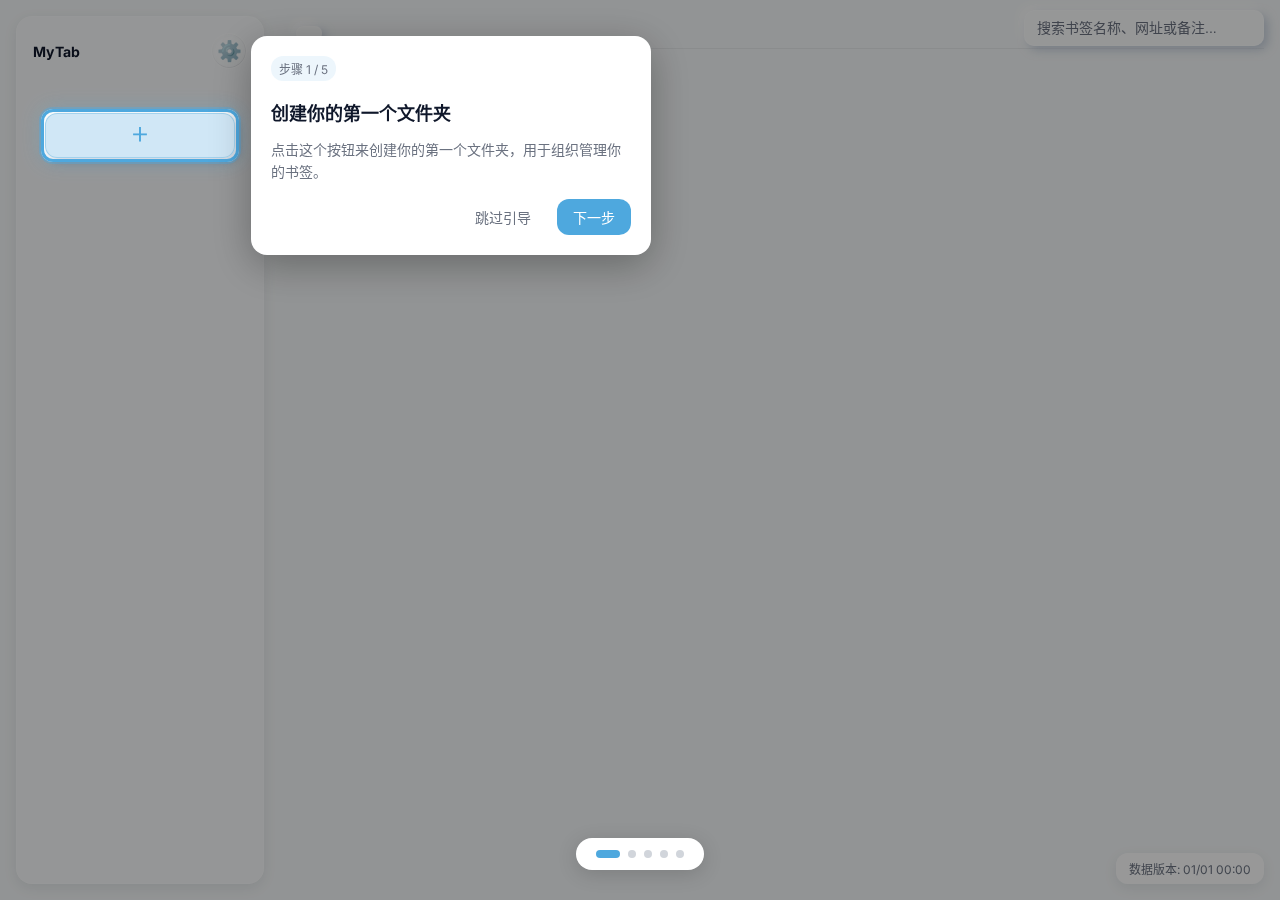
<file: mytab/index.html>
<!doctype html>
<html lang="zh-CN">
<head>
  <meta charset="UTF-8">
  <meta name="viewport" content="width=device-width, initial-scale=1.0">
  <title data-i18n="pageTitle.home">MyTab</title>
  <link rel="stylesheet" href="styles.css">
  <link rel="preconnect" href="https://fonts.googleapis.com">
  <link rel="preconnect" href="https://fonts.gstatic.com" crossorigin>
  <link href="https://fonts.googleapis.com/css2?family=Inter:wght@400;600;700&display=swap" rel="stylesheet">
  <link rel="icon" type="image/png" sizes="32x32" href="assets/icon32.png">
  <link rel="icon" type="image/png" sizes="16x16" href="assets/icon16.png">
  <link rel="shortcut icon" href="assets/icon32.png">
  <link rel="apple-touch-icon" href="assets/icon128.png">
  <meta name="msapplication-TileImage" content="assets/icon128.png">
  <meta name="msapplication-TileColor" content="#f3f6fb">
</head>
<body>
  <div id="bg"></div>
  <div id="app">
    <aside class="sidebar glass">
      <div class="sidebar-header">
        <div class="brand">MyTab</div>
        <button id="btn-settings" data-i18n-title="home.settingsTitle" title="设置" class="icon-btn">⚙️</button>
      </div>
      <div id="folder-list" class="folder-list"></div>
      <button id="btn-add-folder" class="primary-btn">＋</button>
    </aside>

    <main class="content">
      <header class="content-header">
        <div class="left">
          <button id="btn-toggle-sidebar" class="icon-btn hamburger-btn">
            <svg viewBox="0 0 24 24" width="24" height="24" stroke="currentColor" stroke-width="2" fill="none" stroke-linecap="round" stroke-linejoin="round"><line x1="3" y1="12" x2="21" y2="12"></line><line x1="3" y1="6" x2="21" y2="6"></line><line x1="3" y1="18" x2="21" y2="18"></line></svg>
          </button>
          <h1 id="current-folder-name" class="breadcrumb-nav"></h1>
        </div>
      </header>

      <div class="tools-floating">
        <div class="search-container">
          <input id="search" class="search" data-i18n-placeholder="home.searchPlaceholder" placeholder="搜索书签名称、网址或备注..." />
          <button id="search-clear" class="search-clear-btn" data-i18n-title="home.clearSearch" title="清空搜索">✕</button>
        </div>
      </div>

      <section class="subfolders" id="subfolder-list"></section>

      <section class="bookmark-grid" id="bookmark-grid"></section>
    </main>
  </div>

  <template id="tpl-folder-item">
    <div class="folder-item" data-id="">
      <div class="icon">📁</div>
      <div class="name"></div>
    </div>
  </template>

  <template id="tpl-subfolder-item">
    <div class="subfolder-item glass" data-id="">
      <div class="left">
        <div class="icon">📂</div>
        <div class="name"></div>
      </div>
      <div class="right">
          <button class="mini-btn rename" data-i18n="common.rename">重命名</button>
          <button class="mini-btn delete" data-i18n="common.delete">删除</button>
      </div>
    </div>
  </template>

  <template id="tpl-bookmark-card">
    <div class="bookmark-card" data-id="" title="">
      <div class="cover">
        <img class="favicon" alt="" />
        <div class="mono-icon" style="display:none"><span class="letter"></span></div>
      </div>
      <div class="title"></div>
    </div>
  </template>

  <!-- Modal: 添加/编辑书签 -->
  <div id="modal-backdrop" class="modal-backdrop hidden"></div>
  <div id="bookmark-modal" class="modal hidden">
    <div class="panel glass">
      <div class="inner">
        <div class="dialog-header">
          <h3 id="modal-title" style="margin: 6px 0 12px 0;" data-i18n="home.addBookmark">添加书签</h3>
          <button id="modal-close" class="icon-btn">✕</button>
        </div>
        <div class="row">
          <div class="field">
            <div class="label" data-i18n="home.url">网址</div>
            <div class="url-input-group">
              <input id="bm-url" class="search" placeholder="https://example.com" autocomplete="off"/>
              <button id="btn-ai-analyze" class="icon-btn ai-analyze-btn" type="button" data-i18n-title="home.aiAnalyzeTitle" title="AI分析网址">
                <svg viewBox="0 0 24 24" width="16" height="16" fill="currentColor">
                  <path d="M12 2l3.09 6.26L22 9.27l-5 4.87 1.18 6.88L12 17.77l-6.18 3.25L7 14.14 2 9.27l6.91-1.01L12 2z"/>
                </svg>
              </button>
            </div>
          </div>
          <div class="field">
            <div class="label" data-i18n="home.nameOptional">名称（可选）</div>
            <input id="bm-name" class="search" data-i18n-placeholder="home.displayName" placeholder="显示名称" autocomplete="off" />
          </div>
        </div>
        <div class="row">
          <div class="field" style="grid-column: 1 / -1;">
            <div class="label" data-i18n="home.remarkOptional">备注（可选）</div>
            <input id="bm-remark" class="search" data-i18n-placeholder="home.remarkPlaceholder" placeholder="添加一条备注，悬浮书签时会显示" autocomplete="off"/>
          </div>
        </div>
        <div class="row">
          <div class="field">
            <div class="label" data-i18n="home.iconMode">图标模式</div>
            <div>
              <label style="margin-right:12px;"><input type="radio" name="icon-mode" value="favicon" checked /> Favicon</label>
              <label><input type="radio" name="icon-mode" value="mono" /> <span data-i18n="home.monoIcon">单色图标</span></label>
            </div>
          </div>
          <div class="field">
            <div class="label" data-i18n="home.preview">预览</div>
            <div style="display:flex; align-items:center; gap:12px;">
              <div class="cover">
                <img id="preview-fav" class="favicon" alt="" />
                <div id="preview-mono" class="mono-icon" style="display:none"><span class="letter">W</span></div>
              </div>
            </div>
          </div>
        </div>
        <div class="row" id="row-favicon">
          <div class="field">
            <div class="label" data-i18n="home.faviconUrlOptional">Favicon 地址（可留空自动）</div>
            <input id="bm-favicon" class="search" placeholder="https://example.com/favicon.ico" autocomplete="off"/>
          </div>
          <div class="field">
            <div class="label" data-i18n="home.autoFetch">自动获取</div>
            <div style="display:flex; gap:10px; align-items:center;">
              <div id="fetch-status" class="fetch-status hidden">
                <div class="loading-dot"></div>
                <span data-i18n="home.fetchingIconAndTitle">正在获取图标和标题...</span>
              </div>
            </div>
          </div>
        </div>
        <div class="row hidden" id="row-fav-candidates" style="grid-template-columns:1fr;">
          <div class="field" style="grid-column: 1 / -1;">
            <div class="label" data-i18n="home.optionalIcons">可选图标（点击选择）</div>
            <div id="bm-fav-candidates" class="fav-candidates"></div>
          </div>
        </div>
        <div class="row hidden" id="row-mono">
          <div class="field">
            <div class="label" data-i18n="home.letter">字母</div>
            <input id="bm-letter" class="search" placeholder="A" maxlength="1" autocomplete="off"/>
          </div>
          <div class="field">
            <div class="label" data-i18n="home.backgroundColor">背景色</div>
            <input id="bm-color" class="search" type="color" value="#7c5cff" />
          </div>
        </div>
        <div class="dialog-actions" style="margin-top:12px;">
          <button id="modal-cancel" class="ghost-btn" data-i18n="common.cancel">取消</button>
          <button id="modal-save" class="primary-btn" data-i18n="common.save">保存</button>
        </div>
      </div>
    </div>
  </div>

  <!-- 通用输入/确认弹窗 -->
  <div id="text-modal" class="modal hidden">
    <div class="panel glass">
      <div class="inner">
        <div class="dialog-header">
          <h3 id="tm-title" style="margin: 6px 0 12px 0;" data-i18n="home.inputTitle">输入</h3>
          <button id="tm-close" class="icon-btn">✕</button>
        </div>
        <div id="tm-message" class="tm-message hidden"></div>
        <input id="tm-input" class="search" data-i18n-placeholder="home.inputPlaceholder" placeholder="请输入" autocomplete="off"/>
        <div class="dialog-actions" style="margin-top:12px;">
          <button id="tm-cancel" class="ghost-btn" data-i18n="common.cancel">取消</button>
          <button id="tm-save" class="primary-btn" data-i18n="common.confirm">确定</button>
        </div>
      </div>
    </div>
  </div>

  <!-- 自定义右键菜单 -->
  <div id="context-menu" class="context-menu hidden">
    <ul id="context-menu-list"></ul>
  </div>

  <!-- 搜索结果弹窗 -->
  <div id="search-modal" class="modal hidden">
    <div class="panel glass">
      <div class="inner">
        <div class="dialog-header">
          <h3 id="search-title" style="margin: 6px 0 12px 0;" data-i18n="home.searchResults">搜索结果</h3>
          <button id="search-close" class="icon-btn">✕</button>
        </div>
        <div id="search-list" class="search-list"></div>
      </div>
    </div>
  </div>

  <!-- 添加项选择弹窗 -->
  <div id="choice-modal" class="modal hidden">
    <div class="panel glass" style="width: 420px;">
      <div class="inner">
        <div class="dialog-header">
          <h3 style="margin: 6px 0 12px 0;" data-i18n="home.chooseAddType">选择要添加的类型</h3>
          <button id="cm-close" class="icon-btn">✕</button>
        </div>
        <div class="choice-buttons">
          <button id="cm-btn-bookmark" class="choice-btn">
            <span class="icon">🔖</span>
            <span class="text" data-i18n="common.bookmark">书签</span>
          </button>
          <button id="cm-btn-folder" class="choice-btn">
            <span class="icon">📁</span>
            <span class="text" data-i18n="common.folder">文件夹</span>
          </button>
        </div>
      </div>
    </div>
  </div>

  <!-- 移动目标选择弹窗 -->
  <div id="move-modal" class="modal hidden">
    <div class="panel glass" style="width: 400px; max-height: 78vh;">
      <div class="inner" style="padding: 12px;">
        <div class="dialog-header" style="margin-bottom: 8px;">
          <h3 id="move-title" style="margin: 0; font-size: 15px;" data-i18n="home.moveTo">移动到</h3>
          <button id="move-close" class="icon-btn">✕</button>
        </div>
        
        <!-- 根目录选项 -->
        <div id="move-root-option" class="move-folder-option" data-folder-id="root" style="margin-bottom: 4px;">
          <div class="move-folder-icon">🏠</div>
          <div class="move-folder-info">
            <div class="move-folder-name" data-i18n="home.rootFolder">根目录</div>
            <div class="move-folder-path" data-i18n="home.topLevelFolder">一级文件夹</div>
          </div>
        </div>
        
        <!-- 文件夹树 -->
        <div id="move-folder-tree" class="move-folder-tree" style="max-height: 380px; overflow-y: auto; margin-bottom: 8px;">
          <!-- 动态生成的文件夹树 -->
        </div>
        
        <div class="dialog-actions" style="gap:8px;">
          <button id="move-cancel" class="ghost-btn" style="padding: 5px 10px; font-size: 13px;" data-i18n="common.cancel">取消</button>
          <button id="move-confirm" class="primary-btn" style="padding: 5px 10px; font-size: 13px;" disabled data-i18n="common.move">移动</button>
        </div>
      </div>
    </div>
  </div>

  <!-- 新版引导系统 -->
  <div id="guide-overlay" class="guide-overlay hidden">
    <!-- 高亮框 -->
    <div class="guide-highlight" id="guide-highlight"></div>
    <!-- 提示气泡 -->
    <div class="guide-tooltip" id="guide-tooltip">
      <div class="guide-tooltip-header">
        <span class="guide-tooltip-step" id="guide-step-indicator"></span>
      </div>
      <h3 class="guide-tooltip-title" id="guide-title"></h3>
      <p class="guide-tooltip-content" id="guide-content"></p>
      <div class="guide-tooltip-actions">
          <button class="guide-btn guide-btn-skip" id="guide-skip" data-i18n="home.skipGuide">跳过引导</button>
          <button class="guide-btn guide-btn-next" id="guide-next" data-i18n="home.nextStep">下一步</button>
      </div>
    </div>
    <!-- 步骤指示器 -->
    <div class="guide-dots" id="guide-dots"></div>
  </div>

  <!-- 数据版本显示 -->
  <div id="data-version" class="data-version">
      <span id="version-text" data-i18n="home.dataVersionUnknown">数据版本: --</span>
  </div>

  <script src="scripts/web-shim.js"></script>
  <script src="scripts/storage.js" type="module"></script>
  <script src="scripts/app.js" type="module"></script>
</body>
  
</html>
</file>
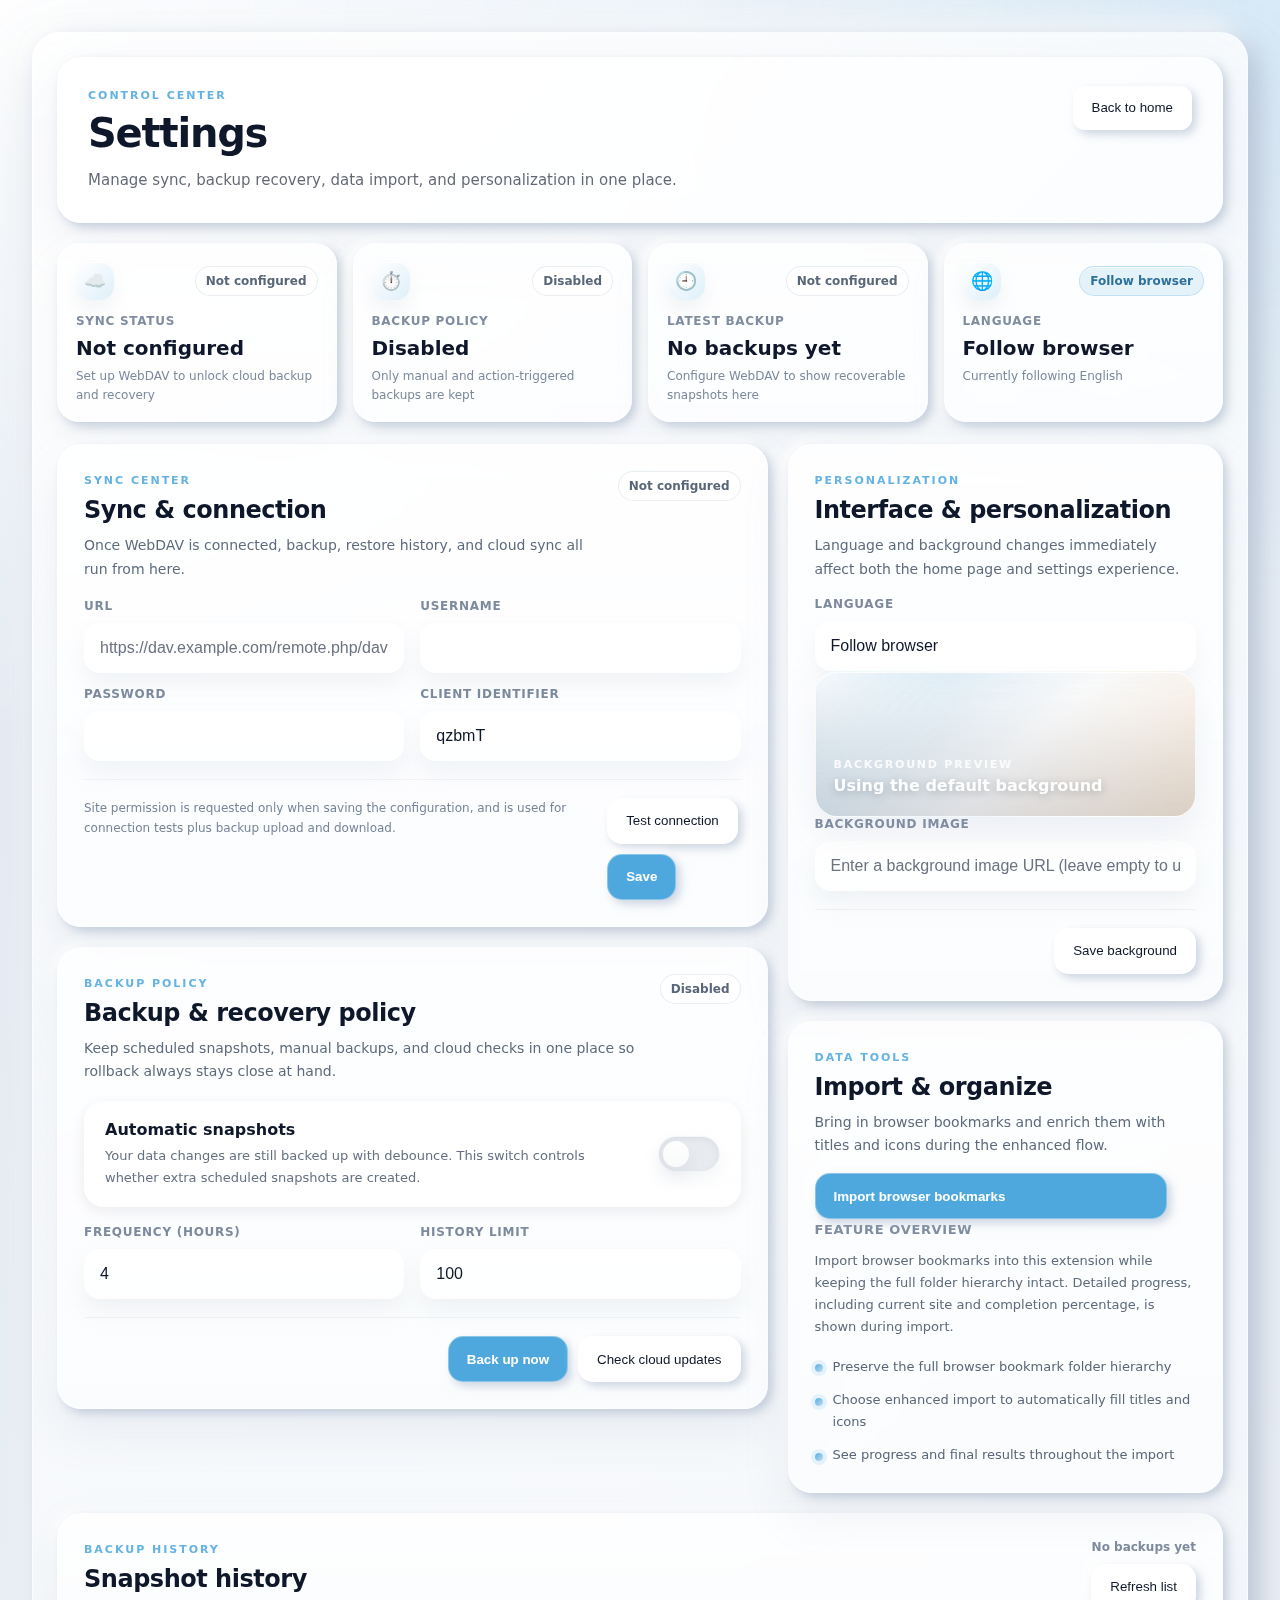
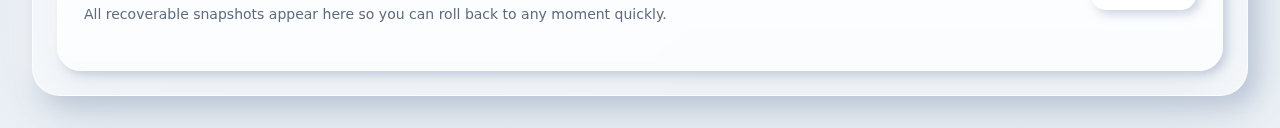
<file: mytab/options.html>
<!doctype html>
<html lang="zh-CN">
<head>
  <meta charset="UTF-8">
  <meta name="viewport" content="width=device-width, initial-scale=1.0">
  <title data-i18n="pageTitle.options">MyTab 设置</title>
  <link rel="stylesheet" href="styles.css">
</head>
<body>
  <div id="options-root" class="options-app">
    <div class="options-card options-console">
      <header class="options-hero glass">
        <div class="options-hero-copy">
          <div class="options-kicker" data-i18n="options.heroEyebrow">设置工作台</div>
          <h1 class="options-title" data-i18n="options.title">设置</h1>
          <p class="options-subtitle" data-i18n="options.heroSubtitle">统一管理同步、备份恢复、数据导入与界面个性化。</p>
        </div>
        <button id="btn-back-home" class="ghost-btn options-hero-back" data-i18n="options.backHome">返回首页</button>
      </header>

      <section class="options-overview">
        <article class="overview-card glass">
          <div class="overview-card-head">
            <span class="overview-icon" aria-hidden="true">☁️</span>
            <span id="summary-sync-badge" class="status-chip status-neutral" data-i18n="options.statusNotConfigured">未配置</span>
          </div>
          <div class="overview-label" data-i18n="options.overviewSyncTitle">同步状态</div>
          <div id="summary-sync-value" class="overview-value" data-i18n="options.statusNotConfigured">未配置</div>
          <div id="summary-sync-meta" class="overview-meta" data-i18n="options.summarySyncMetaEmpty">填写 WebDAV 后启用云端能力</div>
        </article>

        <article class="overview-card glass">
          <div class="overview-card-head">
            <span class="overview-icon" aria-hidden="true">⏱️</span>
            <span id="summary-backup-badge" class="status-chip status-neutral" data-i18n="options.statusDisabled">已关闭</span>
          </div>
          <div class="overview-label" data-i18n="options.overviewBackupTitle">备份策略</div>
          <div id="summary-backup-value" class="overview-value" data-i18n="options.statusDisabled">已关闭</div>
          <div id="summary-backup-meta" class="overview-meta" data-i18n="options.summaryBackupMetaDisabled">仅保留手动与操作触发的备份</div>
        </article>

        <article class="overview-card glass">
          <div class="overview-card-head">
            <span class="overview-icon" aria-hidden="true">🕘</span>
            <span id="summary-latest-badge" class="status-chip status-neutral" data-i18n="options.noBackups">暂无备份</span>
          </div>
          <div class="overview-label" data-i18n="options.overviewLatestTitle">最近备份</div>
          <div id="summary-latest-value" class="overview-value" data-i18n="options.noBackups">暂无备份</div>
          <div id="summary-latest-meta" class="overview-meta" data-i18n="options.summaryLatestMetaEmpty">恢复列表会在这里显示</div>
        </article>

        <article class="overview-card glass">
          <div class="overview-card-head">
            <span class="overview-icon" aria-hidden="true">🌐</span>
            <span id="summary-language-badge" class="status-chip status-info" data-i18n="locale.auto">跟随浏览器</span>
          </div>
          <div class="overview-label" data-i18n="options.overviewLanguageTitle">当前语言</div>
          <div id="summary-language-value" class="overview-value" data-i18n="locale.auto">跟随浏览器</div>
          <div id="summary-language-meta" class="overview-meta" data-i18n="options.summaryLanguageMetaAuto">当前跟随浏览器界面语言</div>
        </article>
      </section>

      <div class="options-workspace">
        <main class="options-main">
          <section class="options-panel options-panel-sync glass">
            <div class="panel-header">
              <div class="panel-header-copy">
                <div class="panel-kicker" data-i18n="options.panelSyncKicker">同步中心</div>
                <h2 class="panel-title" data-i18n="options.panelSyncTitle">同步与连接</h2>
                <p class="panel-desc" data-i18n="options.panelSyncDesc">连接 WebDAV 后，备份、历史恢复和云端同步会统一从这里生效。</p>
              </div>
              <span id="webdav-status-badge" class="status-chip status-neutral" data-i18n="options.statusNotConfigured">未配置</span>
            </div>

            <div class="options-grid-2 options-grid-compact">
              <label class="options-field"><span>URL</span>
                <input id="dav-url" class="search" placeholder="https://dav.example.com/remote.php/dav/files/xxx/mytab/" autocomplete="off" />
              </label>
              <label class="options-field"><span data-i18n="options.username">用户名</span>
                <input id="dav-username" class="search" autocomplete="off" />
              </label>
              <label class="options-field"><span data-i18n="options.password">密码</span>
                <input id="dav-password" class="search" type="password" autocomplete="off" />
              </label>
              <label class="options-field"><span data-i18n="options.clientIdentifier">客户端标识</span>
                <input id="client-identifier" class="search" data-i18n-placeholder="options.clientIdentifierPlaceholder" placeholder="不能含下划线，建议简短" maxlength="20" autocomplete="off" />
              </label>
            </div>

            <div class="panel-footer">
              <p class="panel-note" data-i18n="options.webdavFootnote">仅在保存配置时申请站点权限，用于测试连接与上传下载备份。</p>
              <div class="options-actions">
                <button id="btn-test" class="ghost-btn" data-i18n="options.testConnection">测试连接</button>
                <button id="btn-save" class="primary-btn" data-i18n="common.save">保存</button>
              </div>
            </div>
          </section>

          <section class="options-panel options-panel-backup glass">
            <div class="panel-header">
              <div class="panel-header-copy">
                <div class="panel-kicker" data-i18n="options.panelBackupKicker">备份策略</div>
                <h2 class="panel-title" data-i18n="options.panelBackupTitle">备份与恢复策略</h2>
                <p class="panel-desc" data-i18n="options.panelBackupDesc">把自动快照、手动备份和云端检查集中在一起，保持你的数据始终可回滚。</p>
              </div>
              <span id="backup-status-badge" class="status-chip status-neutral" data-i18n="options.statusDisabled">已关闭</span>
            </div>

            <div class="strategy-toggle glass">
              <div class="strategy-toggle-copy">
                <div class="strategy-toggle-title" data-i18n="options.backupAutoTitle">自动备份</div>
                <p class="strategy-toggle-desc" data-i18n="options.backupAutoDesc">所有数据变更仍会自动防抖备份，这里决定是否额外生成定时快照。</p>
              </div>
              <label class="toggle-switch" for="backup-enabled">
                <input type="checkbox" id="backup-enabled" />
                <span class="toggle-track"><span class="toggle-thumb"></span></span>
              </label>
            </div>

            <div class="options-grid-2 options-grid-compact">
              <label class="options-field"><span data-i18n="options.frequencyHours">频率（小时）</span>
                <input id="backup-hours" class="search options-input-sm" type="number" min="0.25" step="0.25" autocomplete="off" />
              </label>
              <label class="options-field"><span data-i18n="options.historyLimit">历史上限</span>
                <input id="backup-max" class="search options-input-sm" type="number" min="1" step="1" autocomplete="off" />
              </label>
            </div>

            <div class="panel-footer panel-footer-actions-only">
              <div class="options-actions">
                <button id="btn-backup-now" class="primary-btn" data-i18n="options.backupNow">立即备份</button>
                <button id="btn-check-cloud" class="ghost-btn" data-i18n="options.checkCloudUpdates">检查云端更新</button>
              </div>
            </div>
          </section>
        </main>

        <aside class="options-side">
          <section class="options-panel options-panel-appearance glass">
            <div class="panel-header panel-header-tight">
              <div class="panel-header-copy">
                <div class="panel-kicker" data-i18n="options.panelAppearanceKicker">个性化</div>
                <h2 class="panel-title" data-i18n="options.panelAppearanceTitle">界面与个性化</h2>
                <p class="panel-desc" data-i18n="options.panelAppearanceDesc">语言和背景会立即影响首页与设置页体验。</p>
              </div>
            </div>

            <div class="options-field">
              <span data-i18n="options.language">语言</span>
              <select id="language-mode" class="search">
                <option value="auto" data-i18n="locale.auto">跟随浏览器</option>
                <option value="zh-CN" data-i18n="locale.zhCN">简体中文</option>
                <option value="en" data-i18n="locale.en">English</option>
              </select>
            </div>

            <div id="bg-preview" class="background-preview glass">
              <div class="background-preview-overlay">
                <div class="background-preview-label" data-i18n="options.backgroundPreview">背景预览</div>
                <div id="bg-preview-text" class="background-preview-text" data-i18n="options.previewDefaultBackground">当前使用默认背景</div>
              </div>
            </div>

            <div class="options-field">
              <span data-i18n="options.backgroundImage">背景图片</span>
              <input id="bg-url" class="search options-wide" data-i18n-placeholder="options.backgroundUrlPlaceholder" placeholder="输入图片 URL" autocomplete="off" />
            </div>

            <div class="panel-footer panel-footer-actions-only">
              <div class="options-actions">
                <button id="btn-bg-save" class="ghost-btn" data-i18n="options.saveBackground">保存背景</button>
              </div>
            </div>
          </section>

          <section class="options-panel options-panel-tools glass">
            <div class="panel-header panel-header-tight">
              <div class="panel-header-copy">
                <div class="panel-kicker" data-i18n="options.panelToolsKicker">数据工具</div>
                <h2 class="panel-title" data-i18n="options.panelToolsTitle">导入与整理</h2>
                <p class="panel-desc" data-i18n="options.panelToolsDesc">导入浏览器书签，并在增强流程中补齐标题与图标。</p>
              </div>
            </div>

            <button id="btn-import-bookmarks" class="primary-btn import-btn options-action-block" data-i18n="options.importBrowserBookmarks">导入浏览器书签</button>

            <div class="options-help">
              <h4 data-i18n="options.importFeatureTitle">功能说明</h4>
              <p data-i18n="options.importFeatureDesc">将浏览器书签导入到本插件中，完整保持文件夹层级结构。导入过程中会显示详细的进度信息，包括当前处理的网站和完成百分比。</p>
            </div>

            <ul class="feature-list">
              <li data-i18n="options.importToolPoint1">完整保留浏览器书签的文件夹层级</li>
              <li data-i18n="options.importToolPoint2">可选择增强导入，自动补齐标题与图标</li>
              <li data-i18n="options.importToolPoint3">导入过程中持续展示进度与结果</li>
            </ul>
          </section>
        </aside>
      </div>

      <section class="options-panel options-panel-history glass">
        <div class="panel-header">
          <div class="panel-header-copy">
            <div class="panel-kicker" data-i18n="options.panelHistoryKicker">备份历史</div>
            <h2 class="panel-title" data-i18n="options.panelHistoryTitle">历史快照</h2>
            <p class="panel-desc" data-i18n="options.panelHistoryDesc">所有可恢复快照统一展示在这里，方便快速回滚到任意时间点。</p>
          </div>
          <div class="panel-header-actions">
            <div id="history-summary" class="panel-header-meta" data-i18n="options.noBackups">暂无备份</div>
            <button id="btn-refresh-list" class="ghost-btn" data-i18n="options.refreshList">刷新列表</button>
          </div>
        </div>
        <ul id="backup-list" class="options-list"></ul>
      </section>
    </div>
  </div>

  <script src="scripts/web-shim.js"></script>
  <script type="module" src="scripts/options.js"></script>
</body>
</html>
</file>
<file: mytab/styles.css>
:root {
  /* 基础底色与文字 */
  --bg: #eef2f5;             /* 柔和浅灰蓝 */
  --surface: #f7fafc;         /* 元素表面色 */
  --text: #0f172a;            /* 深色文字 */
  --text-dim: #6b7280;        /* 次要文字 */

  /* 清爽不偏紫的强调色（薄荷蓝 + 暖杏橙作为点缀，可选） */
  --primary: #4ea8de;         /* 薄荷蓝 */
  --primary-ghost: rgba(78,168,222,0.18);
  --accent-warm: #f2b36a;      /* 暖杏橙，尽量少用 */

  /* 拟态阴影（外凸）与按下时（内凹） */
  --shadow-dark: 10px 10px 24px rgba(163,177,198,0.6);
  --shadow-light: -10px -10px 24px rgba(255,255,255,0.85);
  --shadow-dark-sm: 4px 4px 10px rgba(163,177,198,0.55);
  --shadow-light-sm: -4px -4px 10px rgba(255,255,255,0.9);
  --shadow-dark-lg: 12px 12px 30px rgba(163,177,198,0.62);
  --shadow-light-lg: -12px -12px 30px rgba(255,255,255,0.9);
  /* 新的柔和投影 */
  --elev-1: 0 4px 14px rgba(15,23,42,0.08);
  --elev-2: 0 8px 30px rgba(15,23,42,0.10);

  /* 尺寸与圆角 */
  --radius-lg: 20px;
  --radius-md: 16px;
  --radius-sm: 12px;
  --ctl-height: 44px;
  --ctl-radius: 12px;
  --ctl-sm-height: 36px;
}

* { box-sizing: border-box; }
html, body { height: 100%; }
body {
  margin: 0;
  font-family: 'Inter', ui-sans-serif, system-ui, -apple-system, Segoe UI, Roboto, Helvetica, Arial, "Apple Color Emoji", "Segoe UI Emoji";
  font-size: 14px;
  color: var(--text);
  background: var(--bg);
}

#bg { position: fixed; inset: 0; background: linear-gradient(180deg, #f9fbfd, #eef2f5); z-index: 0; background-position: center center; background-repeat: no-repeat; background-size: cover; }
#bg::after { content: ""; position: absolute; inset: 0; pointer-events: none; background: rgba(255,255,255,0.36);  }

#app { position: relative; z-index: 1; display: grid; grid-template-columns: 280px 1fr; height: 100vh; }

/* 拟态卡片：减弱发光，采用柔和阴影 */
.glass { background: rgba(255,255,255,0.44); border: 1px solid rgba(255,255,255,0.28); border-radius: var(--radius-md); box-shadow: var(--elev-1); backdrop-filter: blur(14px) saturate(140%); -webkit-backdrop-filter: blur(14px) saturate(140%); }

.sidebar { padding: 16px; margin: 16px; display: flex; flex-direction: column; gap: 12px;   border-radius: var(--radius-md); }
.sidebar-header { display:flex; align-items:center; justify-content: space-between; }
.brand { font-weight: 700; letter-spacing: 0.3px; }
.icon-btn { background: var(--surface); border: 1px solid rgba(255,255,255,0.35); color: var(--text); border-radius: var(--radius-sm); padding: 6px 12px; cursor: pointer; box-shadow: var(--shadow-dark-sm), var(--shadow-light-sm); transition: box-shadow .15s ease, transform .12s ease; }
.icon-btn:hover { box-shadow: 0 0 0 rgba(0,0,0,0), var(--shadow-light-sm), var(--shadow-dark-sm); }
.icon-btn:active { box-shadow: inset var(--shadow-dark-sm), inset var(--shadow-light-sm); }
 /* 设置按钮的样式*/
 #btn-settings{ background: transparent; border: 1px solid rgba(255,255,255,0.45); box-shadow: none; padding: 0; width: 36px; height: 36px; font-size: 20px; display: flex; align-items: center; justify-content: center; line-height: 1; border-radius: 50%; cursor: pointer; color: var(--primary); position: relative; transition: transform 0.2s cubic-bezier(0.34, 1.56, 0.64, 1); }
 #btn-settings::before{ content: ""; position: absolute; inset: 3px; border-radius: 50%; background: radial-gradient(circle at 30% 30%, rgba(255,255,255,0.45), rgba(255,255,255,0)); pointer-events: none; }
 #btn-settings::after{ content: ""; position: absolute; inset: 0; border-radius: 50%; padding: 1px; background: linear-gradient(145deg, rgba(255,255,255,0.9), rgba(15,23,42,0.10)); -webkit-mask: linear-gradient(#000 0 0) content-box, linear-gradient(#000 0 0); -webkit-mask-composite: xor; mask-composite: exclude; opacity: 1; transition: opacity .18s ease, transform .18s ease; pointer-events: none; }
 #btn-settings:hover{ transform: scale(1.15) rotate(15deg); opacity: 1; }
 #btn-settings:active{ transform: scale(.97); opacity: 1; }

.folder-list { display: flex; flex-direction: column; gap: 10px; overflow-y: auto; overflow-x: visible; padding: 6px; padding-top:12px; border-radius: var(--radius-md); }
.folder-item { position: relative; display:flex; align-items:center; gap:10px; padding:0 12px; height: var(--ctl-height); margin: 2px 6px; border-radius: var(--ctl-radius); cursor:pointer; transition: transform .15s ease, box-shadow .15s ease, background .15s ease; box-shadow: var(--shadow-dark-sm), var(--shadow-light-sm); overflow: hidden; }
.folder-item:hover { transform: translateY(-1px); }
.folder-item.active { box-shadow: inset var(--shadow-dark-sm), inset var(--shadow-light-sm); background: var(--surface); }
.folder-item.active::before { content: ''; position: absolute; left: 6px; top: 10px; width: 3px; height: calc(100% - 20px); border-radius: 3px; background: linear-gradient(180deg, var(--primary), rgba(78,168,222,0.45)); }
.folder-item .icon { width:24px; height:24px; display:grid; place-items:center; }
.folder-item .name { font-weight: 600; }

.primary-btn, .ghost-btn, .mini-btn { cursor: pointer; border-radius: var(--ctl-radius); border: 1px solid rgba(255,255,255,0.35); color: var(--text); transition: box-shadow .15s ease, transform .12s ease; backdrop-filter: blur(8px); -webkit-backdrop-filter: blur(8px); display: inline-flex; align-items: center; justify-content: center; text-align: center; line-height: 1.3; white-space: normal; overflow-wrap: anywhere; word-break: break-word; max-width: 100%; }
.primary-btn { background: var(--primary); padding: 10px 18px; font-weight: 700; color: #fff; box-shadow: var(--shadow-dark-sm), var(--shadow-light-sm); min-height: var(--ctl-height); }
.primary-btn:hover { filter: brightness(1.05); }
.ghost-btn { background: rgba(255,255,255,0.60); padding: 10px 18px; box-shadow: var(--shadow-dark-sm), var(--shadow-light-sm); min-height: var(--ctl-height); }
.ghost-btn:hover { background: rgba(17,24,39,0.05); }
.mini-btn { background: rgba(255,255,255,0.60); padding: 6px 10px; font-size: 12px; box-shadow: var(--shadow-dark-sm), var(--shadow-light-sm); min-height: 32px; border-radius: 10px; }
.mini-btn:hover { transform: translateY(-1px); }
.primary-btn:active, .ghost-btn:active, .mini-btn:active { box-shadow: inset var(--shadow-dark-sm), inset var(--shadow-light-sm); }

/* 半透明蓝色的“新建一级文件夹”按钮，宽度与文件夹项对齐 */
#btn-add-folder { display: block; margin: 2px 12px; min-height: var(--ctl-height); border-radius: var(--ctl-radius); background: rgba(78,168,222,0.25); color: var(--primary); border: 1px solid rgba(78,168,222,0.35); box-shadow: var(--shadow-dark-sm), var(--shadow-light-sm); backdrop-filter: blur(8px); -webkit-backdrop-filter: blur(8px); font-weight: 700; font-size:18px; }
#btn-add-folder:hover { filter: brightness(1.05); }
#btn-add-folder:active { box-shadow: inset var(--shadow-dark-sm), inset var(--shadow-light-sm); background: rgba(78,168,222,0.30); }

.content { padding: 16px 16px 32px 0; display:flex; flex-direction: column; gap: 12px; position: relative; }
.content-header { display:flex; align-items:flex-start; justify-content: space-between; flex-wrap: wrap; padding: 10px 16px 8px 16px; gap: 12px; border-radius: 0; background: transparent; box-shadow: none; border-bottom: 1px solid rgba(15,23,42,0.06); }
.content-header .left { display: flex; align-items: center; gap: 12px; min-width: 0; flex-wrap: wrap; }

#btn-toggle-sidebar {
  display: none; /* Hidden by default on desktop */
  width: 40px;
  height: 40px;
  padding: 0;
  align-items: center;
  justify-content: center;
  background: transparent;
  box-shadow: none;
  border: none;
  cursor: pointer;
  color: var(--text);
}

.content-header .right { display:flex; align-items:center; gap: 12px; min-width: 0; flex-wrap: wrap; }
.search { font-size: 14px; background: var(--surface); color: var(--text); border: none; border-radius: var(--ctl-radius); padding: 0 16px; min-width: 280px; box-shadow: var(--shadow-dark-sm), var(--shadow-light-sm); height: var(--ctl-height); line-height: var(--ctl-height); -webkit-appearance: none; }
.search::placeholder { color: var(--text-dim); }
.search:focus, .search:focus-visible { outline: none; box-shadow: inset var(--shadow-dark-sm), inset var(--shadow-light-sm); }
/* 提升标题在任意背景下的可读性 */
.content-header h1 { position: relative; font-size: 16px; font-weight: 600; letter-spacing: 0.2px; margin: 0; padding: 6px 12px; border-radius: 12px; background: rgba(255,255,255,0.55); border: 1px solid rgba(255,255,255,0.45); box-shadow: var(--shadow-dark-sm), var(--shadow-light-sm); backdrop-filter: blur(6px); -webkit-backdrop-filter: blur(6px); text-shadow: 0 1px 1px rgba(15,23,42,0.08); max-width: 100%; overflow-wrap: anywhere; }
.content-header h1::after { content: ""; position: absolute; left: 12px; right: 12px; bottom: 5px; height: 3px; border-radius: 3px; background: linear-gradient(90deg, rgba(78,168,222,0.45), rgba(78,168,222,0.18)); }

/* 文件夹头部容器 */
.folder-header { display: flex; flex-direction: column; gap: 4px; }

/* 面包屑导航 */
.breadcrumb-nav { display: flex; align-items: center; gap: 4px; font-size: 16px; color: var(--text-dim); }
.breadcrumb-item { padding: 2px 6px; border-radius: 6px; transition: all 0.2s ease; }
.breadcrumb-item.clickable { cursor: pointer; }
.breadcrumb-item.clickable:hover { background: rgba(78,168,222,0.1); color: var(--primary); }
.breadcrumb-item.current { color: var(--text); font-weight: 500; }
.breadcrumb-separator { opacity: 0.6; }

/* 浮动工具条：透明悬浮，无外框 */
.tools-floating { position: absolute; top: 10px; right: 16px; display:flex; align-items:center; gap: 10px; flex-wrap: wrap; max-width: min(calc(100% - 32px), 480px); background: transparent; box-shadow: none; }

/* 搜索容器 */
.search-container { position: relative; display: flex; align-items: center; min-width: 0; max-width: 100%; }
.search-container .search { min-width: 240px; height: var(--ctl-sm-height); line-height: var(--ctl-sm-height); border-radius: 10px; padding: 0 40px 0 12px; font-size: 14px; box-shadow: var(--shadow-dark-sm), var(--shadow-light-sm); background: rgba(255,255,255,0.6); border: 1px solid rgba(255,255,255,0.35); }

/* 搜索清空按钮 */
.search-clear-btn { position: absolute; right: 8px; top: 50%; transform: translateY(-50%); width: 24px; height: 24px; border: none; background: transparent; color: var(--text-dim); cursor: pointer; border-radius: 50%; display: flex; align-items: center; justify-content: center; font-size: 14px; opacity: 0; visibility: hidden; transition: opacity 0.2s ease, visibility 0.2s ease, color 0.2s ease; }
.search-clear-btn:hover { color: var(--text); background: rgba(0,0,0,0.05); }
.search-clear-btn.visible { opacity: 1; visibility: visible; }

/* 子文件夹横向列表样式 */
.subfolders { 
  display: flex;
  gap: 16px;
  flex-wrap: wrap;
  padding: 0 16px;
  margin-bottom: 16px;
}

.subfolder-item {
  position: relative;
  display: flex;
  align-items: center;
  justify-content: space-between;
  gap: 12px;
  padding: 10px 16px;
  min-width: 180px;
  background: rgba(255,255,255,0.55);
  border: 1px solid rgba(255,255,255,0.35);
  border-radius: var(--radius-md);
  box-shadow: var(--shadow-dark-sm), var(--shadow-light-sm);
  backdrop-filter: blur(10px);
  -webkit-backdrop-filter: blur(10px);
  cursor: pointer;
  transition: all 0.2s ease;
}

.subfolder-item:hover {
  transform: translateY(-2px);
  box-shadow: var(--shadow-dark-lg), var(--shadow-light-lg);
}

.subfolder-item .left {
  display: flex;
  align-items: center;
  gap: 8px;
}

.subfolder-item .icon {
  font-size: 20px;
}

.subfolder-item .name {
  font-weight: 600;
  color: var(--text);
}

.subfolder-item .right {
  display: flex;
  gap: 6px;
  opacity: 0;
  transition: opacity 0.2s ease;
}

.subfolder-item:hover .right {
  opacity: 1;
}

.bookmark-grid { display:grid; grid-template-columns: repeat(auto-fill, minmax(120px, 1fr)); gap: 22px; }
.bookmark-card { padding: 12px; display:flex; flex-direction: column; align-items:center; gap: 10px; cursor: pointer; transition: transform .15s ease; background: transparent; border-radius: var(--radius-md); box-shadow: none; }
.bookmark-card:hover { transform: translateY(-3px); }
.bookmark-card .cover { width: 68px; height: 68px; border-radius: var(--radius-md); background: rgba(255,255,255,0.55); border:1px solid rgba(255,255,255,0.35); display:flex; align-items:center; justify-content:center; overflow:hidden; box-shadow: var(--shadow-dark-lg), var(--shadow-light-lg); backdrop-filter: blur(10px); -webkit-backdrop-filter: blur(10px); }
/* 统一图标显示尺寸与比例 */
.bookmark-card .cover img.favicon { width: 60px; height: 60px; object-fit: contain; border-radius: 12px; image-rendering: -webkit-optimize-contrast; }
.bookmark-card .cover .mono-icon { width: 60px; height: 60px; border-radius: 12px; display:grid; place-items:center; font-weight: 700; color:#fff; font-size: 28px; line-height: 1; }
.bookmark-card .title { display:block; font-weight:600; font-size: 13px; color: var(--text); max-width: 100%; text-align:center; overflow:hidden; text-overflow:ellipsis; white-space:nowrap; padding: 2px 8px; border-radius: 10px; background: rgba(255,255,255,0.55); backdrop-filter: blur(4px); -webkit-backdrop-filter: blur(4px); text-shadow: 0 1px 2px rgba(0,0,0,0.14); }



@media (max-width: 900px) {
  #app { grid-template-columns: 80px 1fr; }
  .folder-item .name, .brand { display:none; }
}

/* Modal - 层级高于引导系统，确保弹窗正常显示 */
.modal-backdrop { position: fixed; inset: 0; background: rgba(17,24,39,0.35); backdrop-filter: blur(2px); z-index: 10000; }
.modal { position: fixed; inset: 0; display:grid; place-items:center; z-index: 10001; }
.modal .panel { width: 640px; max-width: calc(100vw - 48px); border-radius: var(--radius-md); box-shadow: var(--shadow-dark), var(--shadow-light); }
.modal .panel.glass { background: rgba(255,255,255,0.90); border: 1px solid rgba(255,255,255,0.70); backdrop-filter: blur(10px) saturate(140%); -webkit-backdrop-filter: blur(10px) saturate(140%); }
.modal .inner { padding: 20px; }
.modal .row { display:grid; grid-template-columns: 1fr 1fr; gap: 16px; margin-bottom: 10px; }
.modal .row > * { min-width: 0; }
.modal .field { display:flex; flex-direction: column; gap: 8px; }
.modal .label { font-size: 12px; color: var(--text-dim); }
.dialog-header { display:flex; align-items:flex-start; justify-content: space-between; gap: 12px; flex-wrap: wrap; }
.dialog-header > :first-child { flex: 1 1 200px; min-width: 0; overflow-wrap: anywhere; }
.dialog-actions { display:flex; align-items:stretch; justify-content:flex-end; gap: 10px; flex-wrap: wrap; }
.dialog-actions > * { max-width: 100%; }
.hidden { display: none !important; }
/* 搜索列表 */
.search-list { display:flex; flex-direction: column; gap: 8px; max-height: min(60vh, 420px); margin-top:12px; overflow-y: auto;padding-left:20px;padding-right: 10px;padding-bottom: 20px; }

/* 搜索列表滚动条样式 - 陶瓷拟态风格 */
.search-list::-webkit-scrollbar {
  width: 12px;
}

.search-list::-webkit-scrollbar-track {
  background: rgba(255, 255, 255, 0.2);
  border-radius: 10px;
  box-shadow: inset 2px 2px 4px rgba(0, 0, 0, 0.1), 
              inset -2px -2px 4px rgba(255, 255, 255, 0.8);
  backdrop-filter: blur(4px);
  -webkit-backdrop-filter: blur(4px);
}

.search-list::-webkit-scrollbar-thumb {
  background: linear-gradient(135deg, 
    rgba(255, 255, 255, 0.8) 0%, 
    rgba(255, 255, 255, 0.6) 50%, 
    rgba(240, 240, 240, 0.7) 100%);
  border-radius: 10px;
  border: 1px solid rgba(255, 255, 255, 0.4);
  box-shadow: 2px 2px 4px rgba(0, 0, 0, 0.15), 
              -1px -1px 2px rgba(255, 255, 255, 0.9),
              inset 1px 1px 2px rgba(255, 255, 255, 0.8);
  backdrop-filter: blur(8px);
  -webkit-backdrop-filter: blur(8px);
}

.search-list::-webkit-scrollbar-thumb:hover {
  background: linear-gradient(135deg, 
    rgba(255, 255, 255, 0.9) 0%, 
    rgba(255, 255, 255, 0.7) 50%, 
    rgba(245, 245, 245, 0.8) 100%);
  box-shadow: 2px 2px 6px rgba(0, 0, 0, 0.2), 
              -1px -1px 3px rgba(255, 255, 255, 0.95),
              inset 1px 1px 3px rgba(255, 255, 255, 0.9);
}

.search-list::-webkit-scrollbar-thumb:active {
  background: linear-gradient(135deg, 
    rgba(240, 240, 240, 0.8) 0%, 
    rgba(255, 255, 255, 0.6) 50%, 
    rgba(230, 230, 230, 0.7) 100%);
  box-shadow: inset 2px 2px 4px rgba(0, 0, 0, 0.15), 
              inset -1px -1px 2px rgba(255, 255, 255, 0.7);
}

.search-item { display:flex; align-items:center; gap: 10px; padding: 10px 12px; border-radius: var(--radius-sm); background: rgba(255,255,255,0.55); border:1px solid rgba(255,255,255,0.35); box-shadow: var(--shadow-dark-sm), var(--shadow-light-sm); cursor: pointer; backdrop-filter: blur(10px); -webkit-backdrop-filter: blur(10px); }
.search-item:hover { transform: translateY(-1px); }
.search-item .cover { width: 40px; height: 40px; min-width: 40px; flex-shrink: 0; border-radius: 10px; background: rgba(255,255,255,0.55); border:1px solid rgba(255,255,255,0.35); display:flex; align-items:center; justify-content:center; overflow:hidden; box-shadow: var(--shadow-dark-sm), var(--shadow-light-sm); backdrop-filter: blur(8px); -webkit-backdrop-filter: blur(8px); }
.search-item .cover img { width: 28px; height: 28px; object-fit: contain; }
.search-item .cover .mono { width: 28px; height: 28px; border-radius: 8px; display:grid; place-items:center; color:#fff; font-weight:700; font-size:14px; }
.search-item .meta { display:flex; flex-direction: column; min-width: 0; }
.search-item .meta .name { font-weight: 600; color: var(--text); white-space: nowrap; overflow: hidden; text-overflow: ellipsis; }
.search-item .meta .url { color: var(--text-dim); font-size: 12px; white-space: nowrap; overflow: hidden; text-overflow: ellipsis; }

/* Modal preview cover */
.modal .cover { width: 48px; height: 48px; border-radius: var(--radius-sm); background: var(--surface); display:flex; align-items:center; justify-content:center; overflow:hidden; box-shadow: var(--shadow-dark-sm), var(--shadow-light-sm); }
.modal .cover img { max-width: 28px; max-height: 28px; }
.modal .cover .mono-icon { width: 28px; height: 28px; border-radius: 8px; display:grid; place-items:center; font-weight:700; color:#fff; font-size: 16px; line-height: 1; }

/* URL输入框组合样式 */
.url-input-group {
  position: relative;
  display: flex;
  align-items: center;
}

.url-input-group .search {
  flex: 1;
  padding-right: 48px;
}

.ai-analyze-btn {
  position: absolute;
  right: 6px;
  top: 50%;
  transform: translateY(-50%);
  width: 32px;
  height: 32px;
  padding: 0;
  display: flex;
  align-items: center;
  justify-content: center;
  background: rgba(255, 255, 255, 0.6);
  border: 1px solid rgba(255, 255, 255, 0.4);
  border-radius: 8px;
  color: var(--text-dim);
  cursor: pointer;
  box-shadow: var(--shadow-dark-sm), var(--shadow-light-sm);
  backdrop-filter: blur(6px);
  -webkit-backdrop-filter: blur(6px);
  transition: all 0.2s ease;
}

.ai-analyze-btn:hover {
  transform: translateY(-50%) scale(1.05);
  color: var(--primary);
  background: rgba(255, 255, 255, 0.75);
  box-shadow: var(--shadow-dark-sm), var(--shadow-light-sm), 0 0 8px rgba(78, 168, 222, 0.2);
}

.ai-analyze-btn:active {
  transform: translateY(-50%) scale(0.96);
  box-shadow: inset var(--shadow-dark-sm), inset var(--shadow-light-sm);
}

.ai-analyze-btn svg {
  opacity: 0.7;
  transition: opacity 0.2s ease, transform 0.3s ease;
}

.ai-analyze-btn:hover svg {
  opacity: 1;
}

/* AI分析加载状态 - 星星旋转动画 */
.ai-analyze-btn.loading {
  pointer-events: none;
}

.ai-analyze-btn.loading svg {
  opacity: 1;
  color: var(--primary);
  animation: starSpin 1s linear infinite;
}

@keyframes starSpin {
  0% { transform: rotate(0deg); }
  100% { transform: rotate(360deg); }
}

/* 输入框锁定状态 */
.modal .search.ai-locked {
  background: rgba(200, 200, 200, 0.3);
  color: var(--text-dim);
  pointer-events: none;
  opacity: 0.7;
}

.fav-candidates { display:flex; gap:10px; flex-wrap: wrap; margin-top: 6px; }
.fav-candidate { width:40px; height:40px; display:grid; place-items:center; border-radius:10px; background:#fff; border:1px solid var(--glass-border); box-shadow: var(--shadow); cursor:pointer; }
.fav-candidate img { max-width:24px; max-height:24px; }
.fav-candidate:hover { outline: 2px solid var(--primary); }

/* Options page layout */
.options-app {
  display: flex;
  justify-content: center;
  align-items: flex-start;
  min-height: 100vh;
  padding: 32px;
  box-sizing: border-box;
  background:
    radial-gradient(circle at top left, rgba(255, 255, 255, 0.95), rgba(255, 255, 255, 0) 34%),
    radial-gradient(circle at top right, rgba(78, 168, 222, 0.14), rgba(78, 168, 222, 0) 28%),
    linear-gradient(180deg, #eef4fa 0%, #e7eef6 45%, #edf2f7 100%);
}

.options-card {
  width: min(1240px, 100%);
  max-width: 100%;
  padding: 24px;
  border-radius: 28px;
  border: 1px solid rgba(255, 255, 255, 0.52);
  background: linear-gradient(180deg, rgba(255, 255, 255, 0.72), rgba(255, 255, 255, 0.48));
  box-shadow:
    0 28px 70px rgba(148, 163, 184, 0.22),
    var(--shadow-dark),
    var(--shadow-light);
  container-type: inline-size;
}

.options-console {
  position: relative;
  overflow: hidden;
}

.options-console::before {
  content: '';
  position: absolute;
  inset: 0;
  pointer-events: none;
  background: linear-gradient(135deg, rgba(255, 255, 255, 0.5), rgba(255, 255, 255, 0));
  opacity: 0.7;
}

.options-hero {
  position: relative;
  display: flex;
  align-items: flex-start;
  justify-content: space-between;
  gap: 24px;
  padding: 28px 30px;
  margin-bottom: 20px;
  border-radius: 24px;
  border: 1px solid rgba(255, 255, 255, 0.52);
  background: linear-gradient(135deg, rgba(255, 255, 255, 0.88), rgba(255, 255, 255, 0.55));
  box-shadow: 0 20px 50px rgba(148, 163, 184, 0.16), var(--shadow-dark-sm), var(--shadow-light-sm);
}

.options-hero-copy {
  max-width: min(100%, 720px);
}

.options-kicker,
.panel-kicker {
  display: inline-flex;
  align-items: center;
  gap: 8px;
  font-size: 11px;
  font-weight: 700;
  letter-spacing: 0.18em;
  text-transform: uppercase;
  color: rgba(78, 168, 222, 0.88);
  margin-bottom: 10px;
}

.options-title {
  margin: 0;
  font-size: clamp(30px, 4vw, 40px);
  line-height: 1.05;
  letter-spacing: -0.03em;
  color: var(--text);
}

.options-subtitle {
  margin: 14px 0 0 0;
  max-width: 44rem;
  font-size: 15px;
  line-height: 1.7;
  color: rgba(15, 23, 42, 0.66);
}

.options-hero-back {
  position: relative;
  z-index: 1;
}

.options-overview {
  position: relative;
  z-index: 1;
  display: grid;
  grid-template-columns: repeat(4, minmax(0, 1fr));
  gap: 16px;
  margin-bottom: 22px;
}

.overview-card {
  padding: 18px 18px 16px;
  border-radius: 22px;
  border: 1px solid rgba(255, 255, 255, 0.5);
  background: linear-gradient(180deg, rgba(255, 255, 255, 0.8), rgba(255, 255, 255, 0.58));
  box-shadow: 0 18px 34px rgba(148, 163, 184, 0.12), var(--shadow-dark-sm), var(--shadow-light-sm);
}

.overview-card-head {
  display: flex;
  align-items: center;
  justify-content: space-between;
  gap: 12px;
  margin-bottom: 14px;
}

.overview-icon {
  width: 38px;
  height: 38px;
  display: grid;
  place-items: center;
  border-radius: 14px;
  background: linear-gradient(135deg, rgba(255, 255, 255, 0.9), rgba(78, 168, 222, 0.18));
  box-shadow: inset 0 1px 0 rgba(255, 255, 255, 0.8), 0 10px 18px rgba(148, 163, 184, 0.12);
  font-size: 18px;
}

.overview-label {
  font-size: 12px;
  font-weight: 600;
  letter-spacing: 0.06em;
  text-transform: uppercase;
  color: rgba(100, 116, 139, 0.82);
}

.overview-value {
  margin-top: 8px;
  font-size: 20px;
  font-weight: 700;
  line-height: 1.25;
  color: var(--text);
}

.overview-meta {
  margin-top: 6px;
  font-size: 12px;
  line-height: 1.6;
  color: rgba(100, 116, 139, 0.85);
}

.status-chip {
  display: inline-flex;
  align-items: center;
  justify-content: center;
  min-height: 30px;
  padding: 6px 10px;
  border-radius: 999px;
  border: 1px solid transparent;
  font-size: 12px;
  font-weight: 700;
  line-height: 1;
  white-space: nowrap;
  box-shadow: inset 0 1px 0 rgba(255, 255, 255, 0.7);
}

.status-neutral {
  background: rgba(255, 255, 255, 0.74);
  border-color: rgba(148, 163, 184, 0.2);
  color: rgba(71, 85, 105, 0.9);
}

.status-info {
  background: rgba(78, 168, 222, 0.14);
  border-color: rgba(78, 168, 222, 0.24);
  color: rgba(34, 105, 148, 0.94);
}

.status-success {
  background: rgba(16, 185, 129, 0.14);
  border-color: rgba(16, 185, 129, 0.2);
  color: rgba(4, 120, 87, 0.96);
}

.status-warn {
  background: rgba(245, 158, 11, 0.16);
  border-color: rgba(245, 158, 11, 0.24);
  color: rgba(146, 64, 14, 0.94);
}

.status-danger {
  background: rgba(239, 68, 68, 0.14);
  border-color: rgba(239, 68, 68, 0.2);
  color: rgba(153, 27, 27, 0.96);
}

.options-workspace {
  position: relative;
  z-index: 1;
  display: grid;
  grid-template-columns: minmax(0, 1.55fr) minmax(300px, 0.95fr);
  gap: 20px;
  align-items: start;
  margin-bottom: 20px;
}

.options-main,
.options-side {
  display: flex;
  flex-direction: column;
  gap: 20px;
}

.options-side {
  position: sticky;
  top: 24px;
}

.options-panel {
  position: relative;
  padding: 26px;
  border-radius: 24px;
  border: 1px solid rgba(255, 255, 255, 0.5);
  background: linear-gradient(180deg, rgba(255, 255, 255, 0.82), rgba(255, 255, 255, 0.56));
  box-shadow: 0 22px 46px rgba(148, 163, 184, 0.14), var(--shadow-dark-sm), var(--shadow-light-sm);
}

.panel-header {
  display: flex;
  align-items: flex-start;
  justify-content: space-between;
  gap: 20px;
  margin-bottom: 18px;
}

.panel-header-tight {
  margin-bottom: 16px;
}

.panel-header-copy {
  min-width: 0;
  max-width: 42rem;
}

.panel-title {
  margin: 0;
  font-size: 24px;
  line-height: 1.15;
  letter-spacing: -0.02em;
  color: var(--text);
}

.panel-desc {
  margin: 10px 0 0 0;
  font-size: 14px;
  line-height: 1.65;
  color: rgba(71, 85, 105, 0.88);
}

.panel-header-actions {
  display: flex;
  flex-direction: column;
  align-items: flex-end;
  gap: 10px;
}

.panel-header-meta {
  font-size: 12px;
  font-weight: 600;
  color: rgba(100, 116, 139, 0.84);
}

.panel-footer {
  display: flex;
  align-items: flex-start;
  justify-content: space-between;
  gap: 16px;
  margin-top: 18px;
  padding-top: 18px;
  border-top: 1px solid rgba(148, 163, 184, 0.12);
}

.panel-footer-actions-only {
  justify-content: flex-end;
}

.panel-note {
  margin: 0;
  max-width: 36rem;
  font-size: 12px;
  line-height: 1.7;
  color: rgba(100, 116, 139, 0.88);
}

.options-grid-2 {
  display: grid;
  grid-template-columns: minmax(0, 1fr) minmax(0, 1fr);
  gap: 14px;
  align-items: start;
}

.options-grid-compact {
  gap: 14px 16px;
}

.options-grid-2 > * {
  min-width: 0;
}

.options-row {
  display: flex;
  align-items: flex-start;
  gap: 16px;
  flex-wrap: wrap;
}

.options-actions {
  display: flex;
  align-items: stretch;
  gap: 10px;
  flex-wrap: wrap;
}

.options-actions > * {
  max-width: 100%;
}

.strategy-toggle {
  display: flex;
  align-items: center;
  justify-content: space-between;
  gap: 18px;
  padding: 18px 20px;
  margin-bottom: 18px;
  border-radius: 20px;
  border: 1px solid rgba(255, 255, 255, 0.44);
  background: linear-gradient(180deg, rgba(255, 255, 255, 0.72), rgba(255, 255, 255, 0.5));
}

.strategy-toggle-copy {
  min-width: 0;
}

.strategy-toggle-title {
  font-size: 16px;
  font-weight: 700;
  color: var(--text);
}

.strategy-toggle-desc {
  margin: 6px 0 0 0;
  font-size: 13px;
  line-height: 1.65;
  color: rgba(71, 85, 105, 0.84);
}

.toggle-switch {
  position: relative;
  display: inline-flex;
  flex: 0 0 auto;
  cursor: pointer;
}

.toggle-switch input {
  position: absolute;
  opacity: 0;
  pointer-events: none;
}

.toggle-track {
  position: relative;
  width: 62px;
  height: 36px;
  border-radius: 999px;
  background: rgba(148, 163, 184, 0.22);
  border: 1px solid rgba(255, 255, 255, 0.52);
  box-shadow: inset 0 2px 6px rgba(148, 163, 184, 0.18), 0 8px 16px rgba(148, 163, 184, 0.1);
  transition: background 0.2s ease, box-shadow 0.2s ease;
}

.toggle-thumb {
  position: absolute;
  top: 4px;
  left: 4px;
  width: 26px;
  height: 26px;
  border-radius: 50%;
  background: linear-gradient(180deg, rgba(255, 255, 255, 0.96), rgba(255, 255, 255, 0.75));
  box-shadow: 0 8px 18px rgba(148, 163, 184, 0.16);
  transition: transform 0.22s ease;
}

.toggle-switch input:checked + .toggle-track {
  background: rgba(78, 168, 222, 0.3);
  box-shadow: inset 0 2px 8px rgba(78, 168, 222, 0.16), 0 10px 18px rgba(78, 168, 222, 0.16);
}

.toggle-switch input:checked + .toggle-track .toggle-thumb {
  transform: translateX(26px);
}

.options-list {
  list-style: none;
  padding: 0;
  margin: 0;
  display: flex;
  flex-direction: column;
  gap: 10px;
  max-height: 420px;
  overflow: auto;
  padding-right: 6px;
}

/* 滚动条拟态化 */
.options-list::-webkit-scrollbar { width: 10px; height: 10px; }
.options-list::-webkit-scrollbar-thumb { background: var(--surface); border-radius: 10px; box-shadow: inset var(--shadow-dark-sm), inset var(--shadow-light-sm); }
.options-list::-webkit-scrollbar-track { background: transparent; }

#backup-list li {
  padding: 16px 18px;
  display: flex;
  justify-content: space-between;
  align-items: center;
  gap: 14px;
  flex-wrap: wrap;
  border-radius: 18px;
  border: 1px solid rgba(255, 255, 255, 0.46);
  background: linear-gradient(180deg, rgba(255, 255, 255, 0.76), rgba(255, 255, 255, 0.56));
  box-shadow: 0 14px 28px rgba(148, 163, 184, 0.1), var(--shadow-dark-sm), var(--shadow-light-sm);
}

.backup-item-main {
  flex: 1 1 260px;
  min-width: 0;
}

.backup-item-head {
  display: flex;
  align-items: center;
  gap: 10px;
  flex-wrap: wrap;
  min-width: 0;
}

.backup-item-name {
  min-width: 0;
  font-size: 14px;
  font-weight: 700;
  color: var(--text);
  overflow: hidden;
  text-overflow: ellipsis;
  white-space: nowrap;
}

.backup-item-footer {
  display: flex;
  align-items: center;
  gap: 16px;
}

.backup-date {
  font-size: 12px;
  color: rgba(100, 116, 139, 0.84);
}

.backup-tag {
  display: inline-flex;
  align-items: center;
  min-height: 24px;
  padding: 4px 8px;
  border-radius: 999px;
  border: 1px solid rgba(148, 163, 184, 0.18);
  background: rgba(255, 255, 255, 0.72);
  font-size: 11px;
  font-weight: 700;
  letter-spacing: 0.04em;
  color: rgba(71, 85, 105, 0.88);
}

.options-empty-state {
  flex-direction: column !important;
  align-items: flex-start !important;
  justify-content: center !important;
  min-height: 132px;
}

.options-empty-title {
  font-size: 14px;
  font-weight: 700;
  color: var(--text);
}

.options-empty-desc {
  margin-top: 6px;
  font-size: 13px;
  line-height: 1.6;
  color: rgba(100, 116, 139, 0.84);
}

/* 导入功能描述样式 */
.import-btn {
  min-width: 0;
  flex: 0 1 auto;
  width: fit-content;
  max-width: min(100%, 22rem);
  align-self: flex-start;
}

.options-help {
  margin: 0;
  min-width: 0;
  font-size: 13px;
  color: rgba(71, 85, 105, 0.88);
  line-height: 1.7;
  overflow-wrap: anywhere;
}

.options-help h4,
.options-help p {
  max-width: 100%;
  overflow-wrap: anywhere;
}

.options-help h4 {
  margin: 0 0 8px 0;
  font-size: 13px;
  letter-spacing: 0.05em;
  text-transform: uppercase;
  color: rgba(100, 116, 139, 0.82);
}

.options-help p {
  margin: 0;
}

.options-row-split {
  align-items: stretch;
}


/* 拖拽排序视觉反馈 */
.drag-over-top::before {
  content: '';
  position: absolute;
  top: 0;
  left: 0;
  right: 0;
  height: 3px;
  background: linear-gradient(90deg, var(--primary), rgba(78,168,222,0.5));
  border-radius: 2px;
  z-index: 10;
}

.drag-over-bottom::after {
  content: '';
  position: absolute;
  bottom: 0;
  left: 0;
  right: 0;
  height: 3px;
  background: linear-gradient(90deg, var(--primary), rgba(78,168,222,0.5));
  border-radius: 2px;
  z-index: 10;
}

.drag-over-center {
  background: rgba(78,168,222,0.15) !important;
  border: 2px dashed var(--primary) !important;
  transform: scale(1.02);
}

/* 横向拖拽区域视觉反馈（用于子文件夹） */
.drag-over-left {
  position: relative;
}
.drag-over-left::before {
  content: '';
  position: absolute;
  top: 10%;
  left: -3px;
  bottom: 10%;
  width: 3px;
  background: linear-gradient(180deg, var(--primary), rgba(78,168,222,0.8));
  border-radius: 2px;
  box-shadow: 2px 0 8px rgba(78,168,222,0.4);
  animation: smoothSlideVertical 0.3s ease-out;
  z-index: 10;
}

.drag-over-right {
  position: relative;
}
.drag-over-right::after {
  content: '';
  position: absolute;
  top: 10%;
  right: -3px;
  bottom: 10%;
  width: 3px;
  background: linear-gradient(180deg, var(--primary), rgba(78,168,222,0.8));
  border-radius: 2px;
  box-shadow: -2px 0 8px rgba(78,168,222,0.4);
  animation: smoothSlideVertical 0.3s ease-out;
  z-index: 10;
}
.drag-over-top {
  position: relative;
}
.drag-over-top::before {
  content: '';
  position: absolute;
  top: -3px;
  left: 10%;
  right: 10%;
  height: 3px;
  background: linear-gradient(90deg, var(--primary), rgba(78,168,222,0.8));
  border-radius: 2px;
  box-shadow: 0 2px 8px rgba(78,168,222,0.4);
  animation: smoothSlide 0.3s ease-out;
}

.drag-over-bottom {
  position: relative;
}
.drag-over-bottom::after {
  content: '';
  position: absolute;
  bottom: -3px;
  left: 10%;
  right: 10%;
  height: 3px;
  background: linear-gradient(90deg, var(--primary), rgba(78,168,222,0.8));
  border-radius: 2px;
  box-shadow: 0 2px 8px rgba(78,168,222,0.4);
  animation: smoothSlide 0.3s ease-out;
}

.drag-over-center {
  background: rgba(78,168,222,0.12) !important;
  border: 2px dashed var(--primary) !important;
  /* 移除外发光效果 */
  transform: scale(1.01) !important;
  transition: all 0.2s ease !important;
}

@keyframes smoothSlide {
  0% { 
    opacity: 0; 
    transform: scaleX(0.3) translateY(-2px); 
  }
  100% { 
    opacity: 1; 
    transform: scaleX(1) translateY(0); 
  }
}

@keyframes smoothSlideVertical {
  0% { 
    opacity: 0; 
    transform: scaleY(0.3) translateX(-2px); 
  }
  100% { 
    opacity: 1; 
    transform: scaleY(1) translateX(0); 
  }
}

/* 拖拽中的元素样式 */
[draggable="true"]:active {
  opacity: 0.7;
  transform: rotate(2deg);
  cursor: grabbing;
}

/* 通用小弹窗 */
.tm-message { margin-bottom: 8px; color: var(--text-dim); }

/* 自定义右键菜单 */
.context-menu { position: fixed; z-index: 1000; background: var(--surface); border-radius: var(--radius-sm); box-shadow: var(--shadow-dark-sm), var(--shadow-light-sm); overflow: hidden; }
.context-menu ul { list-style: none; margin: 0; padding: 6px; display:flex; flex-direction: column; gap: 4px; }
.context-menu li { padding: 8px 12px; border-radius: var(--radius-sm); cursor: pointer; }
.context-menu li:hover { background: rgba(15,23,42,0.04); }
.options-wide { min-width: 0; }
.options-field { display:flex; flex-direction: column; gap: 10px; min-width: 0; }
.options-field > span { font-size: 12px; font-weight: 700; letter-spacing: 0.06em; text-transform: uppercase; color: rgba(100, 116, 139, 0.84); }
.options-inline { display:flex; align-items:flex-start; gap: 8px; min-width: 0; }
.options-inline > input { flex: 0 0 auto; margin-top: 2px; }
.options-inline > span { min-width: 0; line-height: 1.45; overflow-wrap: anywhere; }
.options-input-sm { width: 180px; }

/* 防止输入控件溢出容器 */
.options-card .search {
  width: 100%;
  min-width: 0;
  height: 50px;
  line-height: 50px;
  border-radius: 16px;
  background: linear-gradient(180deg, rgba(255, 255, 255, 0.82), rgba(255, 255, 255, 0.62));
  box-shadow: inset 0 1px 0 rgba(255, 255, 255, 0.9), 0 12px 22px rgba(148, 163, 184, 0.12);
  color: var(--text);
}
.options-grid-2 .options-field > .search { width: 100%; }
.options-row > .search { width: 100%; }

.options-panel .ghost-btn,
.options-panel .primary-btn {
  min-height: 46px;
  border-radius: 15px;
}

.options-action-block {
  width: 100%;
  justify-content: flex-start;
  padding-inline: 18px;
}

.background-preview {
  position: relative;
  min-height: 146px;
  overflow: hidden;
  border-radius: 22px;
  border: 1px solid rgba(255, 255, 255, 0.46);
  background:
    radial-gradient(circle at top left, rgba(255, 255, 255, 0.82), rgba(255, 255, 255, 0) 34%),
    linear-gradient(135deg, rgba(78, 168, 222, 0.28), rgba(255, 255, 255, 0.38) 55%, rgba(242, 179, 106, 0.24));
  box-shadow: inset 0 1px 0 rgba(255, 255, 255, 0.82), 0 18px 30px rgba(148, 163, 184, 0.14);
  background-size: cover;
  background-position: center;
}

.background-preview-overlay {
  position: absolute;
  inset: 0;
  display: flex;
  flex-direction: column;
  justify-content: flex-end;
  gap: 4px;
  padding: 18px;
  background: linear-gradient(180deg, rgba(255, 255, 255, 0.08), rgba(15, 23, 42, 0.14));
}

.background-preview-label {
  font-size: 11px;
  font-weight: 700;
  letter-spacing: 0.16em;
  text-transform: uppercase;
  color: rgba(255, 255, 255, 0.86);
}

.background-preview-text {
  font-size: 16px;
  font-weight: 600;
  line-height: 1.4;
  color: rgba(255, 255, 255, 0.96);
  text-shadow: 0 2px 10px rgba(15, 23, 42, 0.25);
}

.feature-list {
  list-style: none;
  margin: 18px 0 0 0;
  padding: 0;
  display: flex;
  flex-direction: column;
  gap: 12px;
}

.feature-list li {
  position: relative;
  padding-left: 18px;
  font-size: 13px;
  line-height: 1.65;
  color: rgba(71, 85, 105, 0.9);
}

.feature-list li::before {
  content: '';
  position: absolute;
  top: 0.65em;
  left: 0;
  width: 8px;
  height: 8px;
  border-radius: 50%;
  background: linear-gradient(135deg, rgba(78, 168, 222, 0.95), rgba(78, 168, 222, 0.35));
  box-shadow: 0 0 0 4px rgba(78, 168, 222, 0.12);
}

.choice-buttons {
  display: grid;
  grid-template-columns: repeat(auto-fit, minmax(min(100%, 220px), 1fr));
  gap: 16px;
  margin-top: 16px;
}

.choice-btn {
  display: flex;
  flex-direction: column;
  align-items: center;
  justify-content: center;
  gap: 12px;
  padding: 24px;
  border-radius: var(--radius-md);
  background: rgba(255, 255, 255, 0.5);
  border: 1px solid rgba(255, 255, 255, 0.3);
  box-shadow: var(--shadow-dark-sm), var(--shadow-light-sm);
  cursor: pointer;
  transition: all 0.2s ease;
  font-size: 16px;
  font-weight: 600;
  color: var(--text);
  min-height: 120px;
  text-align: center;
  line-height: 1.3;
  overflow-wrap: anywhere;
}

.choice-btn > * {
  min-width: 0;
}

.choice-btn .text,
.choice-btn strong {
  max-width: 100%;
  overflow-wrap: anywhere;
}

@container (max-width: 720px) {
  .options-hero {
    flex-direction: column;
    align-items: stretch;
  }

  .options-overview {
    grid-template-columns: repeat(2, minmax(0, 1fr));
  }

  .options-workspace {
    grid-template-columns: 1fr;
  }

  .options-side {
    position: static;
  }

  .panel-header,
  .panel-footer,
  .strategy-toggle,
  .options-actions,
  .dialog-actions {
    flex-direction: column;
    align-items: stretch;
  }

  .panel-header-actions {
    align-items: stretch;
  }

  .options-actions > *,
  .options-hero-back,
  .panel-header-actions > * {
    width: 100%;
  }
}

.choice-btn:hover {
  transform: translateY(-4px);
  box-shadow: var(--shadow-dark-lg), var(--shadow-light-lg);
  background: rgba(255, 255, 255, 0.8);
}

.choice-btn .icon {
  font-size: 48px;
  line-height: 1;
}

@media (max-width: 900px) {
  #app { grid-template-columns: 80px 1fr; }
  .folder-item .name, .brand { display:none; }
}

@media (max-width: 720px) {
  .options-app { padding: 16px; }
  .options-card { padding: 16px; border-radius: 24px; }
  .options-hero { padding: 22px 20px; }
  .options-overview { grid-template-columns: 1fr; }
  .options-grid-2 { grid-template-columns: 1fr; }
  .options-panel { padding: 20px; }
}

/* Mobile responsiveness */

/* Stop mobile browsers from zooming in on input fields. */
input[type="text"],
input[type="password"],
input[type="url"],
input[type="email"],
input[type="search"],
input[type="number"],
textarea,
.search {
  font-size: 16px;
}

@media (max-width: 768px) {
  #app {
    display: block;
  }

  .sidebar {
    position: fixed;
    top: 0;
    left: 0;
    bottom: 0;
    width: 280px;
    max-width: 85%;
    margin: 0;
    border-radius: 0 16px 16px 0;
    z-index: 1000;
    transform: translateX(-100%);
    transition: transform 0.3s ease-in-out;
    box-shadow: 0 0 40px rgba(0,0,0,0.2);
  }

  #app.sidebar-visible .sidebar {
    transform: translateX(0);
  }

  .content {
    padding: 16px;
  }

  .tools-floating {
    position: static;
    padding: 0 16px;
    width: 100%;
    margin-bottom: 16px;
  }

  .content-header {
    padding: 10px 0 8px 0;
  }

  #btn-toggle-sidebar {
    display: flex; /* Show on mobile */
    margin-right: 10px;
  }

  /* Hide text on folder items in sidebar to save space, similar to 900px breakpoint */
  .sidebar .folder-item .name, .sidebar .brand {
    display: block; /* Re-show them in the slide-out menu */
  }

  /* Adjust bookmark grid for smaller screens */
  .bookmark-grid {
    grid-template-columns: repeat(auto-fill, minmax(100px, 1fr));
    gap: 16px;
  }

  /* Options Page Responsive */
  .options-app {
    padding: 16px;
  }
  .options-card {
    padding: 14px;
  }
  .options-grid-2 {
    grid-template-columns: 1fr;
  }
  .options-workspace,
  .options-overview {
    grid-template-columns: 1fr;
  }
  .options-panel,
  .options-hero {
    padding: 18px;
  }
  .options-side {
    position: static;
  }
  .panel-header,
  .panel-footer,
  .strategy-toggle,
  .options-actions,
  .dialog-actions {
    flex-direction: column;
    align-items: stretch;
  }
  .options-actions > *,
  .options-hero-back,
  .panel-header-actions > * {
    width: 100%;
  }
  .panel-header-actions {
    width: 100%;
    align-items: stretch;
  }

  .modal .row {
    grid-template-columns: 1fr;
  }
  #backup-list li { row-gap: 8px; }
  .backup-item-footer { width: 100%; justify-content: space-between; }
  .backup-date { font-size: 12px; }
  .tools-floating .search { min-width: 0; width: 100%; }

}
/* 加载状态样式 */
.fetch-status {
  display: flex;
  align-items: center;
  gap: 8px;
  color: var(--text-dim);
  font-size: 13px;
}

.loading-dot {
  width: 12px;
  height: 12px;
  border-radius: 50%;
  background: var(--primary);
  animation: pulse 1.5s ease-in-out infinite;
}

@keyframes pulse {
  0%, 100% {
    opacity: 0.4;
    transform: scale(0.8);
  }
  50% {
    opacity: 1;
    transform: scale(1);
  }
}

.hidden {
  display: none !important;
}

/* 新版引导系统样式 */
.guide-overlay {
  position: fixed;
  inset: 0;
  z-index: 9990;
  pointer-events: none;
  transition: all 0.3s ease;
}

.guide-overlay.hidden {
  display: none !important;
}

/* 高亮区域 - 透明窗口效果 */
.guide-highlight {
  position: absolute;
  border: 3px solid var(--primary);
  border-radius: var(--radius-sm);
  /* 使用巨大的box-shadow创建半透明遮罩，中间区域保持透明 */
  box-shadow: 
    /* 内层发光效果 */
    0 0 0 2px rgba(78, 168, 222, 0.4),
    0 0 20px rgba(78, 168, 222, 0.3),
    /* 外层遮罩 */
    0 0 0 100000px rgba(0, 0, 0, 0.4);
  transition: all 0.4s cubic-bezier(0.4, 0, 0.2, 1);
  animation: pulseHighlight 2s infinite;
  pointer-events: none;
  z-index: 9991;
}

@keyframes pulseHighlight {
  0%, 100% {
    box-shadow: 
      0 0 0 2px rgba(78, 168, 222, 0.4),
      0 0 20px rgba(78, 168, 222, 0.3),
      0 0 0 100000px rgba(0, 0, 0, 0.4);
  }
  50% {
    box-shadow: 
      0 0 0 4px rgba(78, 168, 222, 0.5),
      0 0 30px rgba(78, 168, 222, 0.4),
      0 0 0 100000px rgba(0, 0, 0, 0.4);
  }
}

/* 提示气泡 */
.guide-tooltip {
  position: absolute;
  background: white;
  border-radius: var(--radius-md);
  padding: 20px;
  min-width: 320px;
  max-width: 400px;
  box-shadow: 0 10px 40px rgba(0, 0, 0, 0.3);
  z-index: 9995;
  pointer-events: auto;
  animation: slideIn 0.4s ease-out;
}

@keyframes slideIn {
  from {
    opacity: 0;
    transform: translateY(-10px);
  }
  to {
    opacity: 1;
    transform: translateY(0);
  }
}

@keyframes fadeIn {
  from {
    opacity: 0;
  }
  to {
    opacity: 1;
  }
}

@keyframes scaleIn {
  from {
    opacity: 0;
    transform: scale(0.8);
  }
  to {
    opacity: 1;
    transform: scale(1);
  }
}

.guide-tooltip::before {
  content: '';
  position: absolute;
  width: 0;
  height: 0;
  border: 10px solid transparent;
}

/* 箭头方向 */
.guide-tooltip.top::before {
  bottom: -20px;
  left: 50%;
  transform: translateX(-50%);
  border-top-color: white;
}

.guide-tooltip.bottom::before {
  top: -20px;
  left: 50%;
  transform: translateX(-50%);
  border-bottom-color: white;
}

.guide-tooltip.left::before {
  right: -20px;
  top: 50%;
  transform: translateY(-50%);
  border-left-color: white;
}

.guide-tooltip.right::before {
  left: -20px;
  top: 50%;
  transform: translateY(-50%);
  border-right-color: white;
}

.guide-tooltip-header {
  display: flex;
  align-items: center;
  justify-content: space-between;
  margin-bottom: 12px;
}

.guide-tooltip-step {
  font-size: 12px;
  color: var(--text-dim);
  background: rgba(78, 168, 222, 0.1);
  padding: 4px 8px;
  border-radius: 12px;
}

.guide-tooltip-title {
  font-size: 18px;
  font-weight: 600;
  color: var(--text);
  margin-bottom: 8px;
}

.guide-tooltip-content {
  font-size: 14px;
  color: var(--text-dim);
  line-height: 1.6;
  margin-bottom: 16px;
}

.guide-tooltip-actions {
  display: flex;
  gap: 10px;
  justify-content: flex-end;
}

.guide-btn {
  padding: 8px 16px;
  border-radius: var(--radius-sm);
  font-size: 14px;
  font-weight: 500;
  cursor: pointer;
  transition: all 0.2s;
  border: none;
}

.guide-btn-skip {
  background: transparent;
  color: var(--text-dim);
}

.guide-btn-skip:hover {
  background: rgba(0, 0, 0, 0.05);
}

.guide-btn-next {
  background: var(--primary);
  color: white;
}

.guide-btn-next:hover {
  transform: translateY(-2px);
  box-shadow: 0 4px 12px rgba(78, 168, 222, 0.4);
}

/* 步骤指示器 */
.guide-dots {
  position: fixed;
  bottom: 30px;
  left: 50%;
  transform: translateX(-50%);
  display: flex;
  gap: 8px;
  z-index: 9996;
  padding: 12px 20px;
  background: white;
  border-radius: 20px;
  box-shadow: 0 4px 20px rgba(0, 0, 0, 0.15);
}

.guide-dot {
  width: 8px;
  height: 8px;
  border-radius: 50%;
  background: #d1d5db;
  transition: all 0.3s;
  cursor: pointer;
}

.guide-dot.active {
  width: 24px;
  border-radius: 4px;
  background: var(--primary);
}

.guide-dot.completed {
  background: #10b981;
}

/* 高亮元素允许交互 */
.guide-interactive {
  position: relative;
  z-index: 9991;
  pointer-events: auto;
}

/* 数据版本显示 */
.data-version {
  position: fixed;
  bottom: 16px;
  right: 16px;
  background: rgba(255, 255, 255, 0.8);
  border: 1px solid rgba(255, 255, 255, 0.3);
  border-radius: var(--radius-sm);
  padding: 6px 12px;
  font-size: 12px;
  color: var(--text-dim);
  backdrop-filter: blur(8px);
  -webkit-backdrop-filter: blur(8px);
  box-shadow: var(--elev-1);
  z-index: 1000;
  user-select: none;
  cursor: default;
  transition: opacity 0.2s ease;
}

.data-version:hover {
  opacity: 0.9;
}

@media (max-width: 768px) {
  .data-version {
    bottom: 12px;
    right: 12px;
    font-size: 11px;
    padding: 4px 8px;
  }
}

/* 移动目标选择弹窗样式 */
.move-folder-option {
  display: flex;
  align-items: center;
  padding: 6px 10px;
  margin: 1px 0;
  border-radius: 6px;
  transition: all 0.15s ease;
  border: 1px solid transparent;
  background: rgba(255,255,255,0.5);
  backdrop-filter: blur(2px);
  -webkit-backdrop-filter: blur(2px);
}

/* 展开图标样式 - 带边框的方形符号 */
.expand-icon {
  width: 15px;
  height: 15px;
  display: inline-flex;
  align-items: center;
  justify-content: center;
  font-size: 11px;
  font-weight: normal;
  color: #555;
  background: rgba(255,255,255,0.9);
  border: 1px solid rgba(0,0,0,0.2);
  cursor: pointer;
  transition: all 0.2s ease;
  margin-right: 6px;
  border-radius: 2px;
  user-select: none;
  box-shadow: 0 1px 2px rgba(0,0,0,0.08);
}

.expand-icon:hover {
  background: rgba(255,255,255,0.95);
  border-color: rgba(0,0,0,0.25);
  color: #333;
  box-shadow: 0 1px 3px rgba(0,0,0,0.1);
}

.expand-icon.empty {
  cursor: default;
  opacity: 0;
}

/* 文件夹信息区域，可点击选择 */
.move-folder-info {
  flex: 1;
  min-width: 0;
  cursor: pointer;
  padding: 2px 4px;
  border-radius: 4px;
  transition: background 0.15s ease;
}

.move-folder-info:hover {
  background: rgba(78,168,222,0.08);
}

/* 为有子文件夹的文件夹信息区域添加双击提示 */
.move-folder-info.has-children {
  position: relative;
}

.move-folder-info.has-children:hover::after {
  content: var(--move-folder-hint, "双击展开");
  position: absolute;
  right: 4px;
  top: 50%;
  transform: translateY(-50%);
  font-size: 9px;
  color: var(--text-dim);
  opacity: 0.6;
  pointer-events: none;
}

.move-folder-option:hover {
  background: rgba(78,168,222,0.12);
  border-color: rgba(78,168,222,0.3);
}

.move-folder-option.selected {
  background: rgba(78,168,222,0.2);
  border-color: var(--primary);
  box-shadow: 0 0 0 2px rgba(78,168,222,0.3);
}

.move-folder-info.selected {
  background: rgba(78,168,222,0.15);
}

.move-folder-option.disabled {
  opacity: 0.5;
  cursor: not-allowed;
  background: rgba(200,200,200,0.3);
}

.move-folder-option.disabled:hover {
  background: rgba(200,200,200,0.3);
  border-color: transparent;
}

.move-folder-icon {
  font-size: 14px;
  margin-right: 8px;
  min-width: 16px;
  text-align: center;
}


.move-folder-name {
  font-weight: 500;
  color: var(--text);
  font-size: 13px;
  line-height: 1.2;
  margin-bottom: 1px;
  overflow: hidden;
  text-overflow: ellipsis;
  white-space: nowrap;
}

.move-folder-path {
  font-size: 10px;
  color: var(--text-dim);
  opacity: 0.65;
  line-height: 1.1;
  overflow: hidden;
  text-overflow: ellipsis;
  white-space: nowrap;
}

.move-folder-tree {
  border: 1px solid rgba(203,213,225,0.3);
  border-radius: 6px;
  background: rgba(255,255,255,0.15);
  backdrop-filter: blur(4px);
  -webkit-backdrop-filter: blur(4px);
  padding: 2px;
}

/* 移动弹窗滚动条样式 - 与搜索列表保持一致 */
.move-folder-tree::-webkit-scrollbar {
  width: 10px;
}

.move-folder-tree::-webkit-scrollbar-track {
  background: rgba(255, 255, 255, 0.15);
  border-radius: 8px;
  box-shadow: inset 2px 2px 4px rgba(0, 0, 0, 0.08), 
              inset -2px -2px 4px rgba(255, 255, 255, 0.6);
  backdrop-filter: blur(4px);
  -webkit-backdrop-filter: blur(4px);
}

.move-folder-tree::-webkit-scrollbar-thumb {
  background: linear-gradient(135deg, 
    rgba(255, 255, 255, 0.7) 0%, 
    rgba(255, 255, 255, 0.5) 50%, 
    rgba(240, 240, 240, 0.6) 100%);
  border-radius: 8px;
  box-shadow: 1px 1px 3px rgba(0, 0, 0, 0.1), 
              -1px -1px 3px rgba(255, 255, 255, 0.8);
  backdrop-filter: blur(2px);
  -webkit-backdrop-filter: blur(2px);
}

.move-folder-tree::-webkit-scrollbar-thumb:hover {
  background: linear-gradient(135deg, 
    rgba(255, 255, 255, 0.8) 0%, 
    rgba(255, 255, 255, 0.6) 50%, 
    rgba(245, 245, 245, 0.7) 100%);
  box-shadow: 1px 1px 4px rgba(0, 0, 0, 0.15), 
              -1px -1px 4px rgba(255, 255, 255, 0.9);
}

.move-folder-tree::-webkit-scrollbar-thumb:active {
  background: linear-gradient(135deg, 
    rgba(240, 240, 240, 0.7) 0%, 
    rgba(255, 255, 255, 0.5) 50%, 
    rgba(230, 230, 230, 0.6) 100%);
  box-shadow: inset 1px 1px 3px rgba(0, 0, 0, 0.12),
              inset -1px -1px 3px rgba(255, 255, 255, 0.6);
}

/* 文件夹树层级缩进 - 极致紧凑的缩进 */
.move-folder-option[data-level="0"] { padding-left: 10px; }
.move-folder-option[data-level="1"] { padding-left: 20px; }
.move-folder-option[data-level="2"] { padding-left: 30px; }
.move-folder-option[data-level="3"] { padding-left: 40px; }
.move-folder-option[data-level="4"] { padding-left: 50px; }
.move-folder-option[data-level="5"] { padding-left: 60px; }

/* 移动弹窗响应式 */
@media (max-width: 768px) {
  #move-modal .panel {
    width: 95vw !important;
    max-height: 85vh !important;
  }
  
  #move-modal .inner {
    padding: 10px !important;
  }
  
  .move-folder-tree {
    max-height: 45vh !important;
  }
  
  .move-folder-option {
    padding: 8px 6px !important;
  }
  
  .move-folder-name {
    font-size: 13px !important;
  }
  
  .move-folder-path {
    font-size: 10px !important;
  }
  
  .move-folder-icon {
    font-size: 13px !important;
    margin-right: 6px !important;
    min-width: 14px !important;
  }
  
  /* 移动端层级缩进更紧凑 */
  .move-folder-option[data-level="0"] { padding-left: 6px !important; }
  .move-folder-option[data-level="1"] { padding-left: 16px !important; }
  .move-folder-option[data-level="2"] { padding-left: 26px !important; }
  .move-folder-option[data-level="3"] { padding-left: 36px !important; }
  .move-folder-option[data-level="4"] { padding-left: 46px !important; }
  .move-folder-option[data-level="5"] { padding-left: 56px !important; }
}
</file>
